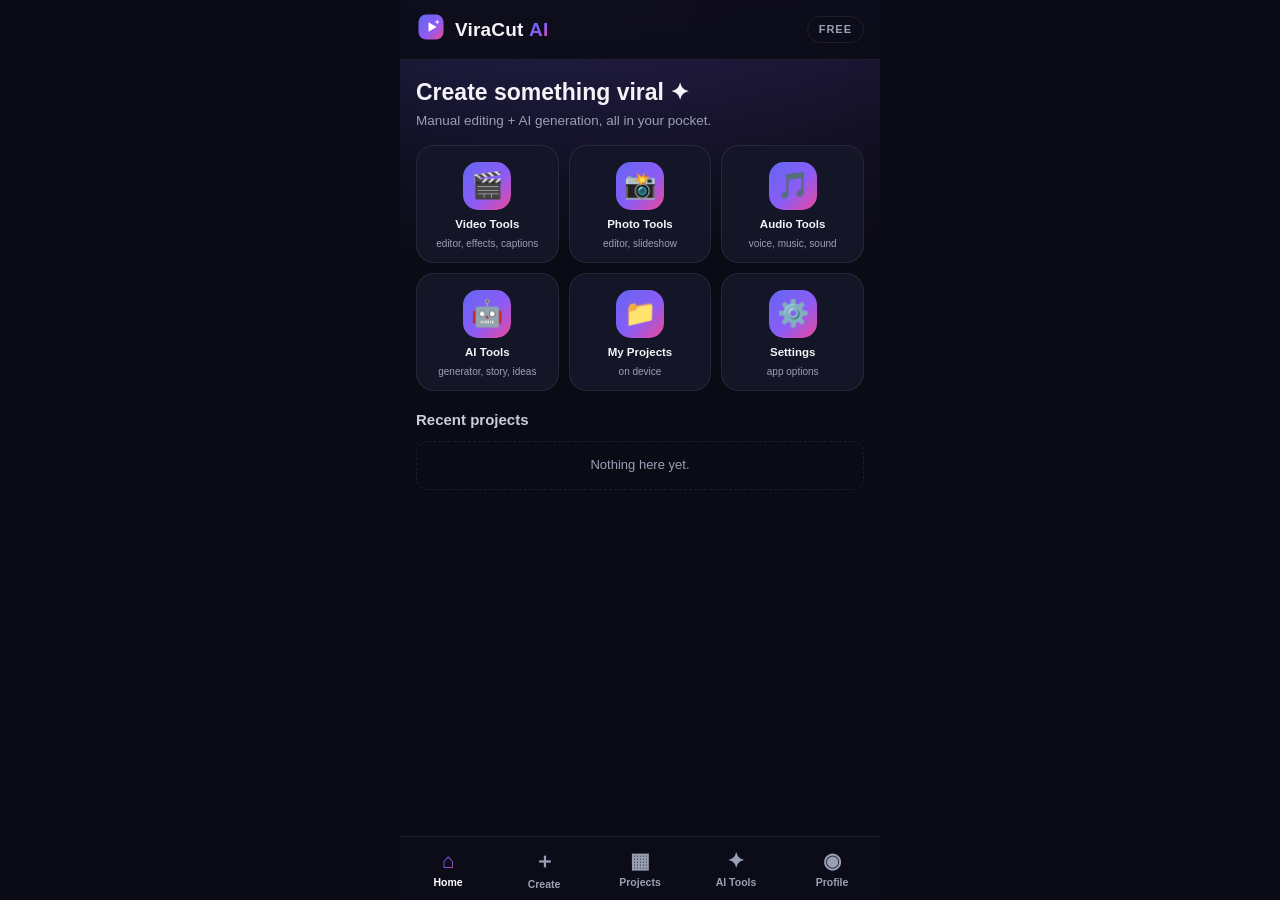
<file: index.html>
<!DOCTYPE html>
<html lang="en">
<head>
<meta charset="UTF-8">
<meta name="viewport" content="width=device-width, initial-scale=1.0, viewport-fit=cover">
<meta name="theme-color" content="#0B0B16">
<title>ViraCut AI — Mobile Video Editor</title>
<link rel="manifest" href="manifest.json">
<link rel="apple-touch-icon" href="icon-192.png">
<meta name="mobile-web-app-capable" content="yes">
<meta name="apple-mobile-web-app-capable" content="yes">
<meta name="apple-mobile-web-app-status-bar-style" content="black-translucent">
<link rel="stylesheet" href="css/app.css?v=24">
</head>
<body>
<div id="app">

  <!-- ============ APP BAR ============ -->
  <header id="appbar">
    <div class="brand">
      <span class="logo" aria-hidden="true">
        <svg viewBox="0 0 48 48" width="30" height="30">
          <defs><linearGradient id="lg" x1="0" y1="0" x2="1" y2="1">
            <stop offset="0" stop-color="#6366F1"/><stop offset=".55" stop-color="#8B5CF6"/><stop offset="1" stop-color="#EC4899"/>
          </linearGradient></defs>
          <rect x="4" y="4" width="40" height="40" rx="12" fill="url(#lg)"/>
          <path d="M20 16.5 L33 24 L20 31.5 Z" fill="#fff"/>
          <path d="M34 12 l1.2 2.8 2.8 1.2 -2.8 1.2 -1.2 2.8 -1.2 -2.8 -2.8 -1.2 2.8 -1.2 Z" fill="#fff" opacity=".9"/>
        </svg>
      </span>
      <span class="brand-name">ViraCut <b>AI</b></span>
    </div>
    <div id="planBadge" class="plan-badge free">FREE</div>
  </header>

  <!-- ============ SCREENS ============ -->
  <main id="screens">

    <!-- HOME -->
    <section class="screen active" id="screen-home">
      <div class="greet">
        <h2 id="homeGreet">Create something viral ✦</h2>
        <p>Manual editing + AI generation, all in your pocket.</p>
      </div>
      <div class="home-grid" id="homeGrid"></div>
      <h3 class="sec-title">Recent projects</h3>
      <div id="homeRecent" class="recent-row"></div>
    </section>

    <!-- CREATE HUB -->
    <section class="screen" id="screen-create">
      <h2 class="page-title">Create</h2>
      <p class="page-sub">Start a new project your way.</p>
      <div class="stack" id="createOptions"></div>
    </section>

    <!-- PROJECTS -->
    <section class="screen" id="screen-projects">
      <h2 class="page-title">My Projects</h2>
      <p class="page-sub">Stored on this device.</p>
      <button class="btn primary block" id="btnNewProject2">＋ New Project</button>
      <div id="projectGrid" class="proj-grid"></div>
    </section>

    <!-- AI TOOLS HUB -->
    <section class="screen" id="screen-aitools">
      <h2 class="page-title">AI Tools</h2>
      <p class="page-sub">Generate with AI — story, video, voice & ideas.</p>
      <div class="stack" id="aiToolsList"></div>
      <div class="note-card">🎬 AI video rendering needs a connected backend API. Story, ideas & social tools work fully offline.</div>
    </section>

    <!-- TOOL CATEGORY PAGE (dynamic — rendered by ToolPages) -->
    <section class="screen" id="screen-toolpage"></section>

    <!-- PROFILE -->
    <section class="screen" id="screen-profile">
      <h2 class="page-title">Profile</h2>
      <div class="card" id="profileCard"></div>
      <div class="card" id="planCard"></div>
      <div class="stack">
        <button class="btn ghost block" id="btnSettings">⚙️ Settings</button>
        <button class="btn ghost block" id="btnGoPro">⭐ Go Pro (Demo)</button>
        <button class="btn ghost block" id="btnSignOut">Sign out</button>
      </div>
      <p class="fineprint">Demo build — plans are stored locally on this device. No payment is processed.<br><a href="privacy.html" style="color:var(--acc)">Privacy Policy</a></p>
    </section>

    <!-- SETTINGS -->
    <section class="screen" id="screen-settings"></section>

    <!-- ============ EDITOR (Phase 2 layout) ============ -->
    <section class="screen" id="screen-editor">
      <!-- 1. TOP HEADER -->
      <div class="ed2-header">
        <button class="icon-btn" id="edBack" title="Back">✕</button>
        <button class="icon-btn" id="edSearch" title="Search">🔍</button>
        <div class="ed2-title" id="edName" title="Tap to rename">Untitled</div>
        <button class="btn ghost sm" id="edAiUhd" title="AI features">✨ AI UHD</button>
        <button class="btn primary" id="edExport">Export</button>
      </div>

      <!-- 2. VIDEO PREVIEW -->
      <div class="ed-preview-wrap" id="edPreviewWrap">
        <canvas id="edCanvas"></canvas>
        <div id="edStickerLayer"></div>
      </div>

      <!-- 3. PLAYBACK CONTROLS -->
      <div class="ed2-controls">
        <button class="icon-btn" id="edFull" title="Fullscreen preview">⛶</button>
        <button class="icon-btn big" id="edPlay">▶</button>
        <button class="icon-btn" id="edKf" title="Add keyframe" style="display:none">◇</button>
        <span class="ed2-ur">
          <button class="icon-btn" id="edUndo" title="Undo">↩</button>
          <button class="icon-btn" id="edRedo" title="Redo">↪</button>
        </span>
      </div>

      <!-- 4. TIME DISPLAY -->
      <div class="ed2-time"><span id="edTime">00:00 / 00:00</span></div>

      <!-- 5. UNIFIED TIMELINE (all lanes scroll together under one playhead) -->
      <div class="tl-wrap" id="edTlWrap">
        <div class="tl-scroll" id="edTlScroll">
          <div class="tl-inner" id="edTlInner">
            <div class="tl-ruler" id="edMarkers"></div>
            <div class="tl-lane" data-lane="video">
              <div class="tl-head" title="Video">🎞</div>
              <div class="tl-track tl-track-video" id="edTrackVideo"></div>
            </div>
            <div class="tl-lane" data-lane="audio">
              <div class="tl-head" title="Audio">♪</div>
              <div class="tl-track" id="edTrackAudio"></div>
            </div>
            <div class="tl-lane" data-lane="text">
              <div class="tl-head" title="Text">T</div>
              <div class="tl-track" id="edTrackText"></div>
            </div>
            <div class="tl-lane" data-lane="overlay">
              <div class="tl-head" title="Overlay">▣</div>
              <div class="tl-track" id="edTrackOverlay"></div>
            </div>
            <div class="tl-lane" data-lane="effect">
              <div class="tl-head" title="Effects">✨</div>
              <div class="tl-track" id="edTrackEffect"></div>
            </div>
            <div class="tl-lane" data-lane="captions">
              <div class="tl-head" title="Captions">💬</div>
              <div class="tl-track" id="edTrackCaptions"></div>
            </div>
            <div class="tl-playhead" id="edPlayhead"></div>
          </div>
        </div>
      </div>

      <!-- 6. CLIP STRIP (appears on selection) -->
      <div class="tl-clipstrip" id="edClipStrip" style="display:none"></div>

      <!-- 7. BOTTOM SHEET for tool panels -->
      <div class="tl-sheet-backdrop" id="edSheetBackdrop" style="display:none"></div>
      <div class="tl-sheet" id="edSheet" style="display:none">
        <div class="tl-sheet-grip" id="edSheetGrip"></div>
        <button class="tl-sheet-x" id="edSheetX" title="Close">✕</button>
        <div class="tl-sheet-body" id="edPanel"></div>
      </div>

      <!-- 8. BOTTOM TOOLBAR -->
      <div class="tl-toolbar" id="edTools"></div>

      <input type="file" id="edFileInput" accept="video/*,image/*" multiple hidden>
      <input type="file" id="edMusicInput" accept="audio/*" hidden>
      <input type="file" id="edOverlayInput" accept="video/*,image/*" hidden>
    </section>

    <!-- ============ AI VIDEO GENERATOR ============ -->
    <section class="screen" id="screen-aivideo">
      <h2 class="page-title">✨ AI Video Generator</h2>
      <p class="page-sub">Describe it — AI builds the short video.</p>
      <label class="lbl">Prompt</label>
      <textarea id="avPrompt" rows="4" placeholder="Create a cinematic 30-second suspense story about a man who finds a mysterious door in the desert."></textarea>
      <label class="lbl">Duration</label>
      <div class="pills" id="avDur"></div>
      <label class="lbl">Aspect ratio</label>
      <div class="pills" id="avAspect"></div>
      <label class="lbl">Style</label>
      <div class="pills" id="avStyle"></div>
      <label class="lbl">Language</label>
      <div class="pills" id="avLang"></div>
      <button class="btn primary block" id="avGenerate">⚡ Generate Video</button>
      <button class="btn ghost block" id="avSave">📝 Save prompt as project note</button>
      <div id="avProgress" class="hidden">
        <div class="prog"><div class="prog-fill" id="avProgFill"></div></div>
        <p id="avStage" class="muted center"></p>
      </div>
      <div id="avResult"></div>
    </section>

    <!-- ============ AI STORY ============ -->
    <!-- TEMPLATES (TemplateX engine — filled by TXBrowse) -->
    <section class="screen" id="screen-templates"></section>
    <section class="screen" id="screen-txdetail"></section>
    <section class="screen" id="screen-txslots"></section>
    <section class="screen" id="screen-txgen"></section>
    <section class="screen" id="screen-txresult"></section>
    <section class="screen" id="screen-txcreate"></section>
    <section class="screen" id="screen-txedit"></section>

    <section class="screen" id="screen-aistory">
      <h2 class="page-title">✍️ AI Story</h2>
      <p class="page-sub">One idea → full story pack. Works offline.</p>
      <label class="lbl">Your idea (one line)</label>
      <textarea id="asIdea" rows="2" placeholder="A lost child in an abandoned city…"></textarea>
      <div class="row">
        <div class="pills" id="asLang"></div>
        <button class="btn primary" id="asGenerate">✨ Generate Story</button>
      </div>
      <div id="asResult"></div>
    </section>

    <!-- ============ PHOTO TO VIDEO ============ -->
    <section class="screen" id="screen-photovideo">
      <h2 class="page-title">🖼️ Photo to Video</h2>
      <p class="page-sub">Photos → slideshow video with motion.</p>
      <button class="btn primary block" id="pvPick">＋ Add Photos</button>
      <input type="file" id="pvInput" accept="image/*" multiple hidden>
      <div class="row between">
        <label class="lbl">Each photo (sec)</label>
        <div class="stepper"><button id="pvDurMinus">−</button><span id="pvDurVal">3</span><button id="pvDurPlus">＋</button></div>
      </div>
      <label class="check"><input type="checkbox" id="pvKenburns" checked> Ken Burns motion (pan & zoom)</label>
      <div class="row between">
        <label class="lbl">Aspect</label>
        <div class="pills" id="pvAspect"></div>
      </div>
      <div id="pvList" class="pv-list"></div>
      <div class="ed-preview-wrap"><canvas id="pvCanvas"></canvas></div>
      <button class="btn primary block" id="pvSend">➜ Send to Editor</button>
    </section>

    <!-- ============ AI VOICEOVER ============ -->
    <section class="screen" id="screen-aivoice">
      <h2 class="page-title">🎙️ AI Voiceover</h2>
      <p class="page-sub">Preview narration with your device voice.</p>
      <label class="lbl">Script</label>
      <textarea id="voText" rows="5" placeholder="Type or paste your voiceover script…"></textarea>
      <label class="lbl">Voice language</label>
      <div class="pills" id="voLang"></div>
      <div class="row">
        <button class="btn primary" id="voPreview">🔊 Preview</button>
        <button class="btn ghost" id="voStop">⏹ Stop</button>
        <button class="btn ghost" id="voSave">💾 Save to Project</button>
      </div>
      <div class="note-card">⚠️ Device-voice preview only — it can't be captured into exports. For exportable voiceover, record with the mic in the Editor → Voice tool.</div>
      <div id="voSaved"></div>
    </section>

    <!-- ============ TRENDING ============ -->
    <section class="screen" id="screen-trending">
      <h2 class="page-title">🔥 Trending Ideas</h2>
      <p class="page-sub">Fresh video ideas, generated offline.</p>
      <div class="chips" id="trendChips"></div>
      <div id="trendList" class="stack"></div>
      <div class="note-card">📡 Live trend data needs a trends API connection — these ideas are generated on-device.</div>
    </section>

    <!-- ============ SOCIAL KIT ============ -->
    <section class="screen" id="screen-social">
      <h2 class="page-title">📣 Social Kit</h2>
      <p class="page-sub" id="socialSub">Ready-to-post copy for your video.</p>
      <div id="socialKit" class="stack"></div>
      <button class="btn ghost block" id="socialBack">‹ Back to Editor</button>
    </section>

  </main>

  <!-- ============ BOTTOM NAV ============ -->
  <nav id="bottomnav">
    <button data-nav="screen-home" class="active"><span class="ni">⌂</span><span data-i18n="nav.home">Home</span></button>
    <button data-nav="screen-create"><span class="ni">＋</span><span data-i18n="nav.create">Create</span></button>
    <button data-nav="screen-projects"><span class="ni">▦</span><span data-i18n="nav.projects">Projects</span></button>
    <button data-nav="screen-aitools"><span class="ni">✦</span><span data-i18n="nav.aitools">AI Tools</span></button>
    <button data-nav="screen-profile"><span class="ni">◉</span><span data-i18n="nav.profile">Profile</span></button>
  </nav>

  <!-- overlays -->
  <div id="modalRoot"></div>
  <div id="sheetRoot"></div>
  <div id="toastRoot"></div>
</div>

<script src="js/store.js?v=6"></script>
<script src="js/plans.js?v=5"></script>
<script src="js/auth-config.js?v=5"></script>
<script src="js/auth.js?v=5"></script>
<script src="js/ai-adapter.js?v=5"></script>
<script src="js/ai-story.js?v=5"></script>
<script src="js/trending.js?v=5"></script>
<script src="js/social.js?v=5"></script>
<script src="js/audio.js?v=7"></script>
<script src="js/captions.js?v=6"></script>
<script src="js/autocap.js?v=1"></script>
<script src="js/export.js?v=8"></script>
<script src="js/effects.js?v=6"></script>
<script src="js/bodyfx.js?v=1"></script>
<script src="js/fxlib.js?v=3"></script>
<script src="js/fxthumbs.js?v=3"></script>
<script src="js/fx-pro.js?v=4"></script>
<script src="js/photo.js?v=1"></script>
<script src="js/photo-filters.js?v=1"></script>
<script src="js/photo-ui.js?v=7"></script>
<script src="js/editor.js?v=22"></script>
<script src="js/editor-panels.js?v=7"></script>
<script src="js/ai-video.js?v=5"></script>
<script src="js/projects.js?v=6"></script>
<script src="js/templates.js?v=5"></script>
<script src="js/tx-stats.js?v=5"></script>
<script src="js/tx-data.js?v=5"></script>
<script src="js/tx-music.js?v=5"></script>
<script src="js/tx-remote.js?v=5"></script>
<script src="js/tx-frame.js?v=5"></script>
<script src="js/tx-flow.js?v=7"></script>
<script src="js/tx-flow2.js?v=10"></script>
<script src="js/toolpages.js?v=4"></script>
<script src="js/i18n.js?v=8"></script>
<script src="js/settings.js?v=6"></script>
<script src="js/app.js?v=25"></script>
<script>
if ('serviceWorker' in navigator) {
  window.addEventListener('load', () => {
    navigator.serviceWorker.register('sw.js').catch(() => {});
  });
}
</script>
</body>
</html>
</file>
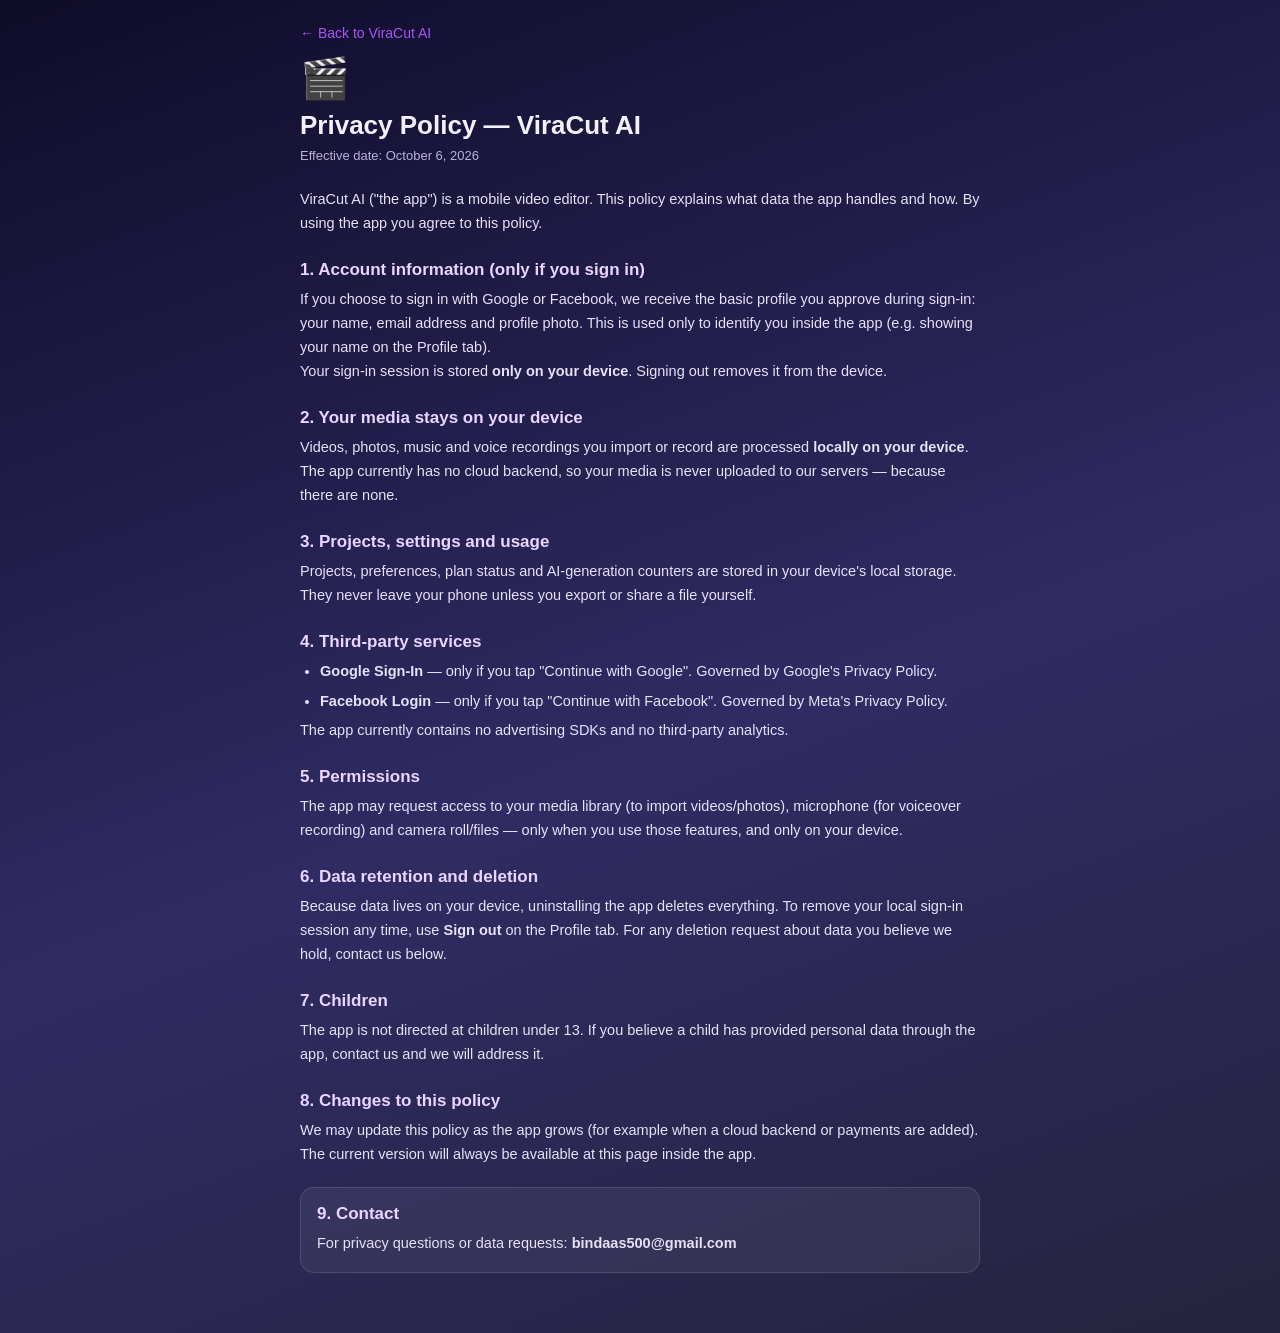
<file: privacy.html>
<!DOCTYPE html>
<html lang="en">
<head>
<meta charset="UTF-8">
<meta name="viewport" content="width=device-width, initial-scale=1, viewport-fit=cover">
<title>Privacy Policy — ViraCut AI</title>
<style>
  :root { --bg1:#0f0c29; --bg2:#302b63; --bg3:#24243e; --acc:#a855f7; --txt:#f4f1ff; --mut:#b9b3d9; }
  * { box-sizing:border-box; margin:0; padding:0; }
  body { font-family:-apple-system,BlinkMacSystemFont,'Segoe UI',Roboto,sans-serif; color:var(--txt);
    background:linear-gradient(160deg,var(--bg1),var(--bg2) 55%,var(--bg3)); min-height:100vh; padding:24px 18px 60px; }
  .wrap { max-width:680px; margin:0 auto; }
  a { color:var(--acc); }
  h1 { font-size:26px; margin:8px 0 4px; }
  .logo { font-size:40px; }
  .date { color:var(--mut); font-size:13px; margin-bottom:22px; }
  h2 { font-size:17px; margin:24px 0 8px; color:#e9d5ff; }
  p, li { font-size:14.5px; line-height:1.65; color:#e6e1f7; }
  ul { padding-left:20px; margin:6px 0; }
  li { margin-bottom:6px; }
  .back { display:inline-block; margin-bottom:14px; text-decoration:none; font-size:14px; }
  .card { background:rgba(255,255,255,.06); border:1px solid rgba(255,255,255,.12); border-radius:14px; padding:16px; margin-top:20px; }
</style>
</head>
<body>
<div class="wrap">
  <a class="back" href="index.html">← Back to ViraCut AI</a>
  <div class="logo">🎬</div>
  <h1>Privacy Policy — ViraCut AI</h1>
  <p class="date">Effective date: October 6, 2026</p>

  <p>ViraCut AI ("the app") is a mobile video editor. This policy explains what data the app handles and how. By using the app you agree to this policy.</p>

  <h2>1. Account information (only if you sign in)</h2>
  <p>If you choose to sign in with Google or Facebook, we receive the basic profile you approve during sign-in: your name, email address and profile photo. This is used only to identify you inside the app (e.g. showing your name on the Profile tab).</p>
  <p>Your sign-in session is stored <b>only on your device</b>. Signing out removes it from the device.</p>

  <h2>2. Your media stays on your device</h2>
  <p>Videos, photos, music and voice recordings you import or record are processed <b>locally on your device</b>. The app currently has no cloud backend, so your media is never uploaded to our servers — because there are none.</p>

  <h2>3. Projects, settings and usage</h2>
  <p>Projects, preferences, plan status and AI-generation counters are stored in your device's local storage. They never leave your phone unless you export or share a file yourself.</p>

  <h2>4. Third-party services</h2>
  <ul>
    <li><b>Google Sign-In</b> — only if you tap "Continue with Google". Governed by Google's Privacy Policy.</li>
    <li><b>Facebook Login</b> — only if you tap "Continue with Facebook". Governed by Meta's Privacy Policy.</li>
  </ul>
  <p>The app currently contains no advertising SDKs and no third-party analytics.</p>

  <h2>5. Permissions</h2>
  <p>The app may request access to your media library (to import videos/photos), microphone (for voiceover recording) and camera roll/files — only when you use those features, and only on your device.</p>

  <h2>6. Data retention and deletion</h2>
  <p>Because data lives on your device, uninstalling the app deletes everything. To remove your local sign-in session any time, use <b>Sign out</b> on the Profile tab. For any deletion request about data you believe we hold, contact us below.</p>

  <h2>7. Children</h2>
  <p>The app is not directed at children under 13. If you believe a child has provided personal data through the app, contact us and we will address it.</p>

  <h2>8. Changes to this policy</h2>
  <p>We may update this policy as the app grows (for example when a cloud backend or payments are added). The current version will always be available at this page inside the app.</p>

  <div class="card">
    <h2 style="margin-top:0">9. Contact</h2>
    <p>For privacy questions or data requests: <b>bindaas500@gmail.com</b></p>
  </div>
</div>
</body>
</html>
</file>
<file: css/app.css>
/* ViraCut AI — premium dark mobile-first theme */
:root{
  --bg:#0B0B16; --bg2:#101022; --card:#151528; --card2:#1B1B32;
  --line:rgba(255,255,255,.08);
  --txt:#F4F4F8; --muted:#9AA0B4;
  --indigo:#6366F1; --violet:#8B5CF6; --pink:#EC4899;
  --grad:linear-gradient(135deg,#6366F1,#8B5CF6 55%,#EC4899);
  --r:18px; --rs:12px;
  --nav-h:64px; --bar-h:60px;
  --shadow:0 8px 28px rgba(0,0,0,.45);
}
*{box-sizing:border-box;margin:0;padding:0;-webkit-tap-highlight-color:transparent}
html,body{height:100%}
body{
  background:var(--bg); color:var(--txt);
  font-family:-apple-system,BlinkMacSystemFont,"Segoe UI",Roboto,Inter,Arial,sans-serif;
  font-size:15px; line-height:1.45; overflow:hidden;
}
#app{max-width:480px;margin:0 auto;height:100dvh;display:flex;flex-direction:column;position:relative;background:
  radial-gradient(600px 300px at 80% -60px, rgba(139,92,246,.18), transparent),
  radial-gradient(500px 260px at 10% 0%, rgba(99,102,241,.14), transparent), var(--bg);}

/* ---------- app bar ---------- */
#appbar{height:var(--bar-h);flex:0 0 auto;display:flex;align-items:center;justify-content:space-between;
  padding:0 16px;border-bottom:1px solid var(--line);background:rgba(11,11,22,.85);backdrop-filter:blur(10px);z-index:5}
.brand{display:flex;align-items:center;gap:9px}
.brand-name{font-weight:800;font-size:19px;letter-spacing:.2px}
.brand-name b{background:var(--grad);-webkit-background-clip:text;background-clip:text;color:transparent}
.plan-badge{font-size:11px;font-weight:800;letter-spacing:1px;padding:5px 11px;border-radius:999px;border:1px solid var(--line)}
.plan-badge.free{color:#9AA0B4}
.plan-badge.pro{background:var(--grad);color:#fff;border:none}

/* ---------- screens ---------- */
#screens{flex:1;overflow-y:auto;padding:16px 16px 24px;scrollbar-width:thin}
.screen{display:none;animation:fadeUp .25s ease;position:relative}
.screen.active{display:block}
@keyframes fadeUp{from{opacity:0;transform:translateY(8px)}to{opacity:1;transform:none}}
.page-title{font-size:24px;font-weight:800;margin:4px 0 2px}
.page-sub{color:var(--muted);font-size:13.5px;margin-bottom:14px}
.sec-title{font-size:15px;font-weight:700;margin:18px 0 10px;color:#C9CEDD}
.greet h2{font-size:23px;font-weight:800}
.greet p{color:var(--muted);font-size:13.5px;margin:2px 0 14px}

/* ---------- home grid ---------- */
.home-grid{display:grid;grid-template-columns:repeat(3,1fr);gap:10px}
.home-btn{background:var(--card);border:1px solid var(--line);border-radius:var(--r);padding:16px 6px 13px;
  display:flex;flex-direction:column;align-items:center;gap:8px;color:var(--txt);font-size:11.5px;font-weight:600;
  cursor:pointer;transition:transform .15s ease,border-color .15s}
.home-btn:active{transform:scale(.95)}
.home-btn .hb-ic{font-size:26px;width:48px;height:48px;border-radius:15px;display:flex;align-items:center;justify-content:center;background:var(--grad)}
.home-btn small{color:var(--muted);font-weight:400;font-size:10px}
.recent-row{display:flex;gap:10px;overflow-x:auto;padding-bottom:6px}

/* ---------- tool category pages (CapCut-style) ---------- */
.cat-row{display:flex;gap:10px;overflow-x:auto;padding:2px 2px 8px;scrollbar-width:none}
.cat-row::-webkit-scrollbar{display:none}
.cat-tile{flex:0 0 auto;display:flex;flex-direction:column;align-items:center;gap:8px;
  background:var(--card);border:1px solid var(--line);border-radius:var(--r);
  padding:14px 8px;min-width:88px;color:var(--txt);font-size:11.5px;font-weight:700;cursor:pointer}
.cat-tile:active{transform:scale(.95)}
.cat-tile .ct-ic{font-size:27px;width:50px;height:50px;border-radius:16px;display:flex;align-items:center;justify-content:center;background:var(--grad)}
.tp-head{margin:2px 0 4px}
.tp-list{display:flex;flex-direction:column;gap:9px;margin-bottom:4px}
.tp-item{display:flex;align-items:center;gap:13px;width:100%;background:var(--card);
  border:1px solid var(--line);border-radius:14px;padding:13px 14px;color:var(--txt);
  font-size:14.5px;cursor:pointer;text-align:left}
.tp-item:active{transform:scale(.98);border-color:var(--indigo)}
.tp-ic{font-size:24px;flex:0 0 auto}
.tp-tx{flex:1;display:flex;flex-direction:column;gap:2px;min-width:0}
.tp-tx b{font-weight:700}
.tp-tx small{color:var(--muted);font-weight:400;font-size:12px}
.tp-chev{color:var(--muted);font-size:20px;flex:0 0 auto}
.tp-sec{display:flex;align-items:center;justify-content:space-between;margin:18px 0 10px}
.tp-sec>span{font-size:12.5px;font-weight:800;letter-spacing:1.2px;color:#C9CEDD}
.tp-more{background:none;border:none;color:var(--indigo);font-size:13px;font-weight:700;cursor:pointer;padding:4px 0}
.recent-card{flex:0 0 128px;background:var(--card);border:1px solid var(--line);border-radius:var(--rs);overflow:hidden;cursor:pointer}
.recent-card .thumb{height:76px;background:linear-gradient(135deg,#23233d,#191930);display:flex;align-items:center;justify-content:center;font-size:26px;color:#555}
.recent-card .thumb img{width:100%;height:100%;object-fit:cover}
.recent-card .nm{font-size:11.5px;padding:7px 9px;white-space:nowrap;overflow:hidden;text-overflow:ellipsis}
.empty{color:var(--muted);font-size:13px;padding:14px;border:1px dashed var(--line);border-radius:var(--rs);text-align:center}

/* ---------- generic ui ---------- */
.card{background:var(--card);border:1px solid var(--line);border-radius:var(--r);padding:16px;margin-bottom:12px}
.stack{display:flex;flex-direction:column;gap:10px}
.row{display:flex;gap:10px;align-items:center;flex-wrap:wrap}
.row.between{justify-content:space-between;margin:10px 0}
.btn{border:none;border-radius:14px;padding:12px 18px;font-size:14.5px;font-weight:700;color:var(--txt);
  background:var(--card2);cursor:pointer;transition:transform .12s ease;display:inline-flex;align-items:center;justify-content:center;gap:8px}
.btn:active{transform:scale(.96)}
.btn.primary{background:var(--grad);color:#fff;box-shadow:0 6px 18px rgba(139,92,246,.35)}
.btn.ghost{background:transparent;border:1px solid var(--line)}
.btn.danger{background:rgba(239,68,68,.15);color:#F87171;border:1px solid rgba(239,68,68,.35)}
.btn.block{width:100%;margin:6px 0}
.btn.sm{padding:8px 14px;font-size:13px;border-radius:11px}
.btn:disabled{opacity:.45}
.icon-btn{background:var(--card2);border:1px solid var(--line);color:var(--txt);border-radius:11px;
  width:38px;height:38px;font-size:17px;cursor:pointer;display:inline-flex;align-items:center;justify-content:center;flex:0 0 auto}
.icon-btn.big{width:52px;height:52px;border-radius:50%;background:var(--grad);border:none;font-size:19px}
.icon-btn:disabled{opacity:.35}
/* Back button injected on non-home screens — own line, always visible */
.vc-back{display:flex !important;position:relative;z-index:50;margin:2px 0 10px 2px;background:rgba(20,22,35,.95)}
.lbl{display:block;font-size:12.5px;font-weight:700;color:#C9CEDD;margin:14px 0 7px;letter-spacing:.3px}
textarea,input[type=text],input[type=email],select{background:var(--card);border:1px solid var(--line);color:var(--txt);
  border-radius:var(--rs);padding:12px;font-size:14.5px;width:100%;font-family:inherit;resize:vertical}
textarea:focus,input:focus{outline:none;border-color:var(--violet)}
input[type=range]{accent-color:var(--violet);width:100%}
.muted{color:var(--muted);font-size:12.5px}
.center{text-align:center}
.hidden{display:none!important}
.note-card{background:rgba(139,92,246,.1);border:1px solid rgba(139,92,246,.3);border-radius:var(--rs);
  padding:11px 13px;font-size:12.5px;color:#C9CEDD;margin-top:14px}
.fineprint{color:var(--muted);font-size:11.5px;margin-top:14px;text-align:center}
.hint{color:var(--muted);font-size:13px;text-align:center;padding:18px 10px}

/* pills & chips */
.pills{display:flex;gap:8px;flex-wrap:wrap}
.pill{padding:9px 15px;border-radius:999px;background:var(--card);border:1px solid var(--line);font-size:13px;font-weight:600;cursor:pointer;color:var(--txt)}
.pill.on{background:var(--grad);color:#fff;border-color:transparent}
.chips{display:flex;gap:8px;flex-wrap:wrap;margin-bottom:12px}
.chip{padding:9px 14px;border-radius:999px;background:var(--card);border:1px solid var(--line);font-size:13px;cursor:pointer;color:var(--txt)}
.chip.on{background:var(--grad);color:#fff;border-color:transparent}

/* stepper */
.stepper{display:flex;align-items:center;gap:12px;background:var(--card);border:1px solid var(--line);border-radius:12px;padding:6px 10px}
.stepper button{width:30px;height:30px;border-radius:9px;border:1px solid var(--line);background:var(--card2);color:var(--txt);font-size:16px;cursor:pointer}
.stepper span{min-width:44px;text-align:center;font-weight:700}

/* check */
.check{display:flex;gap:9px;align-items:center;font-size:13.5px;margin:8px 0;cursor:pointer}
.check input{width:18px;height:18px;accent-color:var(--violet)}

/* progress */
.prog{height:10px;background:var(--card2);border-radius:99px;overflow:hidden;margin:12px 0 6px}
.prog-fill{height:100%;width:0;background:var(--grad);border-radius:99px;transition:width .3s ease}

/* ---------- bottom nav ---------- */
#bottomnav{flex:0 0 auto;height:calc(var(--nav-h) + env(safe-area-inset-bottom));padding-bottom:env(safe-area-inset-bottom);
  display:flex;background:rgba(13,13,26,.95);backdrop-filter:blur(12px);border-top:1px solid var(--line);z-index:5}
#bottomnav button{flex:1;background:none;border:none;color:var(--muted);display:flex;flex-direction:column;align-items:center;justify-content:center;gap:3px;font-size:10.5px;font-weight:600;cursor:pointer}
#bottomnav button .ni{font-size:21px}
#bottomnav button.active{color:#fff}
#bottomnav button.active .ni{background:var(--grad);-webkit-background-clip:text;background-clip:text;color:transparent}

/* ---------- editor ---------- */
#screen-editor{padding-bottom:8px}
#screen-editor.active{display:flex;flex-direction:column;height:100%;overflow:hidden;overscroll-behavior:none}
#screen-editor .ed2-header{flex:0 0 auto}
#screen-editor .ed-preview-wrap{flex:0 0 auto}
#screen-editor .ed2-controls,#screen-editor .ed2-time{flex:0 0 auto}
#screen-editor .tl-wrap{flex:1 1 auto;min-height:0;overflow:hidden}
#screen-editor .tl-clipstrip{flex:0 0 auto}
#screen-editor .tl-toolbar{flex:0 0 auto}
.ed-topbar{display:flex;align-items:center;gap:8px;margin-bottom:10px}
.ed-title{flex:1;font-weight:700;font-size:15px;white-space:nowrap;overflow:hidden;text-overflow:ellipsis;cursor:pointer}
.ed-preview-wrap{background:#000;border-radius:var(--r);overflow:hidden;border:1px solid var(--line);position:relative;display:flex;align-items:center;justify-content:center;max-height:32vh;min-height:160px}
#edCanvas{width:auto;max-width:100%;max-height:44vh;display:block;background:#000}
#edStickerLayer{position:absolute;inset:0;pointer-events:none}
#edStickerLayer .stk{position:absolute;transform:translate(-50%,-50%);pointer-events:auto;cursor:move;user-select:none}
.ed-transport{display:flex;align-items:center;gap:10px;padding:9px 12px;background:rgba(10,10,20,.9)}
.ed-transport #edTime{font-size:11.5px;color:var(--muted);white-space:nowrap;min-width:86px}
.ed-tools{display:flex;gap:8px;overflow-x:auto;padding:10px 2px}
.tool-btn{flex:0 0 auto;padding:9px 13px;border-radius:12px;background:var(--card);border:1px solid var(--line);font-size:12.5px;font-weight:600;color:var(--txt);cursor:pointer}
.tool-btn.on{background:var(--grad);border-color:transparent;color:#fff}
.ed-panel{background:var(--card);border:1px solid var(--line);border-radius:var(--r);padding:13px;margin-bottom:10px;min-height:86px;max-height:300px;overflow-y:auto}
.ed-panel h4{font-size:13px;margin-bottom:9px;color:#C9CEDD}
.ed-timeline-wrap{margin-top:2px}
.ed-timeline-head{display:flex;justify-content:space-between;align-items:center;font-size:12.5px;font-weight:700;margin-bottom:7px;color:#C9CEDD}
.ed-timeline{display:flex;gap:8px;overflow-x:auto;padding:4px 2px 10px}
.clip-card{flex:0 0 108px;background:var(--card2);border:2px solid var(--line);border-radius:12px;overflow:hidden;cursor:pointer;position:relative}
.clip-card.sel{border-color:var(--violet)}
.clip-card .thumb{height:62px;background:#0a0a14;display:flex;align-items:center;justify-content:center;overflow:hidden}
.clip-card .thumb img,.clip-card .thumb video{width:100%;height:100%;object-fit:cover}
.clip-card .meta{font-size:10px;padding:5px 7px;color:var(--muted);white-space:nowrap;overflow:hidden;text-overflow:ellipsis}
.clip-card .badge{position:absolute;top:4px;left:4px;font-size:9px;background:rgba(0,0,0,.65);padding:2px 7px;border-radius:99px}
.clip-card .relink{position:absolute;inset:0;background:rgba(20,10,40,.82);display:flex;align-items:center;justify-content:center;font-size:10.5px;font-weight:700;color:#fff;text-align:center;padding:6px}
.kv{display:flex;justify-content:space-between;align-items:center;padding:7px 0;border-bottom:1px solid var(--line);font-size:13.5px}
.kv:last-child{border-bottom:none}

/* projects */
.proj-grid{display:grid;grid-template-columns:repeat(2,1fr);gap:10px;margin-top:12px}
.proj-card{background:var(--card);border:1px solid var(--line);border-radius:var(--rs);overflow:hidden;cursor:pointer}
.proj-card .thumb{height:92px;background:linear-gradient(135deg,#23233d,#171728);display:flex;align-items:center;justify-content:center;font-size:30px}
.proj-card .thumb img{width:100%;height:100%;object-fit:cover}
.proj-card .body{padding:9px 11px}
.proj-card .nm{font-size:13px;font-weight:700;white-space:nowrap;overflow:hidden;text-overflow:ellipsis}
.proj-card .dt{font-size:11px;color:var(--muted)}
.proj-card .acts{display:flex;gap:6px;margin-top:8px;flex-wrap:wrap}
.proj-card .acts button{flex:1 1 40%;font-size:11px;padding:8px 0;border-radius:9px;border:1px solid var(--line);background:var(--card2);color:var(--txt);cursor:pointer;min-height:44px}

/* story result */
.story-block{background:var(--card);border:1px solid var(--line);border-radius:var(--rs);padding:13px;margin:10px 0}
.story-block h4{font-size:13px;color:var(--violet);margin-bottom:6px;letter-spacing:.3px}
.story-block p{font-size:13.5px;white-space:pre-wrap}
.scene{border-left:3px solid var(--violet);padding:8px 12px;margin:9px 0;background:rgba(139,92,246,.06);border-radius:0 10px 10px 0}
.scene b{font-size:13px}
.scene p{font-size:12.5px;color:#C9CEDD;margin-top:3px}

/* social kit */
.soc-block{background:var(--card);border:1px solid var(--line);border-radius:var(--rs);padding:13px}
.soc-block h4{font-size:12.5px;color:var(--violet);margin-bottom:6px}
.soc-block p{font-size:13.5px;white-space:pre-wrap;margin-bottom:9px}

/* photo to video */
.pv-list{display:flex;gap:8px;overflow-x:auto;margin:12px 0}
.pv-item{flex:0 0 84px;border-radius:10px;overflow:hidden;border:1px solid var(--line);position:relative}
.pv-item img{width:100%;height:84px;object-fit:cover;display:block}
.pv-item button{position:absolute;top:3px;right:3px;background:rgba(0,0,0,.65);border:none;color:#fff;border-radius:8px;width:22px;height:22px;cursor:pointer}

/* modal / sheet / toast */
#modalRoot:empty,#sheetRoot:empty{display:none}
.modal-bg{position:fixed;inset:0;background:rgba(4,4,10,.7);backdrop-filter:blur(3px);z-index:50;display:flex;align-items:center;justify-content:center;padding:20px;animation:fadeUp .2s}
.modal{background:var(--card2);border:1px solid var(--line);border-radius:20px;padding:20px;width:100%;max-width:380px;box-shadow:var(--shadow)}
.modal h3{font-size:17px;margin-bottom:12px}
.modal .row{margin-top:14px}
.sheet-bg{position:fixed;inset:0;background:rgba(4,4,10,.7);z-index:50;display:flex;align-items:flex-end;justify-content:center;animation:fadeUp .2s}
.sheet{background:var(--card2);border:1px solid var(--line);border-radius:22px 22px 0 0;padding:18px;width:100%;max-width:480px;max-height:70dvh;overflow-y:auto}
.sheet h3{font-size:16px;margin-bottom:12px}
.sheet-opt{display:flex;align-items:center;gap:13px;width:100%;background:var(--card);border:1px solid var(--line);border-radius:14px;padding:14px;margin-bottom:9px;color:var(--txt);font-size:14.5px;font-weight:600;cursor:pointer;text-align:left}
.sheet-opt .so-ic{font-size:23px}
#toastRoot{position:fixed;left:0;right:0;bottom:calc(var(--nav-h) + 18px);z-index:99;display:flex;flex-direction:column;align-items:center;gap:8px;pointer-events:none}
.toast{background:#1E1E38;border:1px solid var(--line);color:var(--txt);padding:11px 18px;border-radius:99px;font-size:13px;box-shadow:var(--shadow);animation:fadeUp .25s;max-width:88%;text-align:center}
.toast.err{border-color:rgba(239,68,68,.5);color:#FCA5A5}

/* misc */
.list-item{background:var(--card);border:1px solid var(--line);border-radius:var(--rs);padding:12px 13px;margin-bottom:8px;font-size:13.5px}
.list-item .row{margin-top:8px}
audio{width:100%;margin-top:6px}
.tag{font-size:10px;font-weight:800;letter-spacing:.6px;padding:3px 9px;border-radius:99px;background:rgba(139,92,246,.18);color:#C4B5FD}
.tag.soon{background:rgba(251,191,36,.15);color:#FCD34D}
@media (min-width:520px){ .home-grid{grid-template-columns:repeat(3,1fr)} }

/* Smart FX + Templates */
.fx-grid{display:grid;grid-template-columns:repeat(3,1fr);gap:8px;margin-top:10px}
.fx-btn{background:var(--card);border:1px solid var(--line);border-radius:12px;padding:10px 4px;
  display:flex;flex-direction:column;align-items:center;gap:4px;font-size:11px;font-weight:600;color:var(--txt);cursor:pointer}
.fx-btn .fx-ic{font-size:22px}
.fx-btn.on{background:var(--grad);border-color:transparent;color:#fff}
.fx-btn.pro{border:1px dashed #c9a227;position:relative}
.fx-btn.pro .fx-ic{filter:saturate(.6)}
.fx-lock{font-size:12px;position:absolute;top:4px;right:6px}
.tpl-grid{display:grid;grid-template-columns:1fr 1fr;gap:10px;margin-top:12px}
.tpl-card{background:var(--card);border:1px solid var(--line);border-radius:var(--r);padding:14px 10px;
  display:flex;flex-direction:column;align-items:center;gap:6px;text-align:center;cursor:pointer;color:var(--txt)}
.tpl-card:active{transform:scale(.97)}
.tpl-ic{font-size:32px}
.tpl-name{font-weight:800;font-size:14px}
.tpl-card small{line-height:1.4}
@media (min-width:520px){ .tpl-grid{grid-template-columns:repeat(3,1fr)} }

/* ================= TemplateX engine (inside ViraCut) ================= */
.tx-row{display:flex;gap:10px;overflow-x:auto;padding:2px 2px 8px;scrollbar-width:none}
.tx-row::-webkit-scrollbar{display:none}
.tx-grid{display:grid;grid-template-columns:1fr 1fr;gap:10px}
.tx-card{background:var(--card);border:1px solid var(--line);border-radius:14px;overflow:hidden;cursor:pointer;color:var(--txt);text-align:left;padding:0;font-family:inherit}
.tx-row .tx-card{flex:0 0 132px}
.tx-card:active{transform:scale(.96)}
.tx-thumb{width:100%;height:176px;display:block;background:#000}
.tx-info{padding:8px 10px}
.tx-info b{font-size:13px;display:block;white-space:nowrap;overflow:hidden;text-overflow:ellipsis}
.tx-info small{color:var(--muted);font-size:11px}
.back-btn{background:none;border:none;color:var(--indigo);font-size:15px;font-weight:700;cursor:pointer;padding:4px 0 8px;font-family:inherit}
.tx-detail-wrap{display:flex;gap:12px;margin:10px 0}
#txDtPreview{width:150px;height:267px;border-radius:14px;border:1px solid var(--line);background:#000;flex-shrink:0}
.tx-meta{flex:1;display:flex;flex-direction:column;gap:8px;min-width:0}
.meta-row{background:var(--card);border:1px solid var(--line);border-radius:12px;padding:9px 11px;font-size:13px}
.meta-row small{color:var(--muted);display:block;font-size:10.5px}
.slot-chips{display:flex;flex-wrap:wrap;gap:6px}
.slot-chip{background:var(--bg2);border:1px solid var(--line);border-radius:99px;padding:6px 11px;font-size:12px}
.tx-slot-grid{display:grid;grid-template-columns:repeat(3,1fr);gap:10px;margin:12px 0}
.tx-slot{aspect-ratio:9/14;background:var(--card);border:2px dashed rgba(255,255,255,.22);border-radius:14px;display:flex;flex-direction:column;align-items:center;justify-content:center;gap:4px;cursor:pointer;overflow:hidden;position:relative;color:var(--txt);font-family:inherit;padding:0}
.tx-slot.filled{border-style:solid;border-color:var(--indigo)}
.tx-slot img,.tx-slot video{width:100%;height:100%;object-fit:cover;position:absolute;inset:0}
.slot-plus{font-size:26px;color:var(--indigo)}
.slot-label{font-size:11px;font-weight:700;z-index:1;background:rgba(0,0,0,.55);padding:2px 8px;border-radius:99px}
.slot-replace{position:absolute;bottom:4px;z-index:1;font-size:10px;background:rgba(0,0,0,.6);padding:2px 8px;border-radius:99px}
.tx-gen-wrap{display:flex;flex-direction:column;align-items:center;gap:14px;padding:20px 0}
#txGenCanvas{width:200px;height:356px;border-radius:14px;border:1px solid var(--line);background:#000}
#txRsVideo{width:100%;max-height:52vh;border-radius:14px;background:#000;margin:10px 0}
.scene-box{background:var(--bg2);border:1px solid var(--line);border-radius:14px;padding:12px;margin-top:10px}
.scene-grid{display:grid;grid-template-columns:1fr 1fr;gap:8px}
.scene-grid .full{grid-column:1/-1}
.search-row{margin:8px 0}
.search-row input{width:100%;background:var(--card);border:1px solid var(--line);border-radius:12px;color:var(--txt);padding:11px 12px;font-size:14px;font-family:inherit}
.btn.big{padding:15px;font-size:16px;margin:12px 0}

/* ===== Templates upgrade: featured carousel, likes, editor ===== */
.tx-featured{display:flex;gap:12px;overflow-x:auto;padding:4px 2px 10px;scroll-snap-type:x mandatory;scrollbar-width:none}
.tx-featured::-webkit-scrollbar{display:none}
.tx-feat{flex:0 0 216px;scroll-snap-align:start;background:var(--card);border:1px solid var(--line);border-radius:16px;overflow:hidden;cursor:pointer}
.tx-feat-cv{width:216px;height:340px;display:block;background:#000}
.tx-feat-meta{padding:10px 12px 4px}
.tx-feat-meta b{font-size:14px;display:block;white-space:nowrap;overflow:hidden;text-overflow:ellipsis}
.tx-feat-meta small{color:var(--muted);font-size:11px}
.tx-feat .btn{margin:8px 12px 12px;width:calc(100% - 24px)}
.tx-card{position:relative}
.tx-like{position:absolute;top:8px;right:8px;width:34px;height:34px;border-radius:50%;border:1px solid var(--line);background:rgba(0,0,0,.55);color:#fff;font-size:16px;cursor:pointer;opacity:.75}
.tx-like.on{opacity:1;background:rgba(244,63,94,.85);border-color:#f43f5e}
.tx-like.inline{position:static;width:auto;height:auto;border-radius:20px;padding:2px 12px;font-size:14px;background:rgba(255,255,255,.08)}
.tx-like.inline.on{background:rgba(244,63,94,.85)}

/* ===== Settings ===== */
.set-row{display:flex;align-items:center;gap:10px;width:100%;padding:14px;background:none;border:none;border-bottom:1px solid var(--line);color:var(--txt);font-family:inherit;font-size:14px;cursor:pointer;text-align:left}
.set-row:last-child{border-bottom:none}
button.set-row:active{background:rgba(255,255,255,.04)}
.switch{position:relative;width:46px;height:27px;border-radius:20px;border:none;background:#3a3a4a;cursor:pointer;flex-shrink:0}
.switch .knob{position:absolute;top:3px;left:3px;width:21px;height:21px;border-radius:50%;background:#fff;transition:left .18s}
.switch.on{background:#22d3ee}
.switch.on .knob{left:22px}

/* ===== Photo Editor (PixMaster section) ===== */
.ph-top{display:flex;align-items:center;gap:6px;padding:10px 12px;position:sticky;top:0;z-index:5;background:var(--bg)}
.ph-stage{position:relative;margin:0 12px;border-radius:16px;overflow:hidden;background:#000;min-height:300px;max-height:52vh;display:flex;align-items:center;justify-content:center;touch-action:none}
.ph-zoomwrap{transform-origin:center center;line-height:0;position:relative;display:inline-block}
.ph-zoomwrap canvas{max-width:100%;max-height:52vh;border-radius:8px}
.ph-cropover{position:absolute;inset:0;pointer-events:none}
.ph-cropbox{position:absolute;border:2px solid #fff;box-shadow:0 0 0 9999px rgba(0,0,0,.55);pointer-events:auto;touch-action:none;cursor:move}
.ph-cropbox::before{content:'';position:absolute;inset:0;background:linear-gradient(rgba(255,255,255,.25),rgba(255,255,255,.25)) 0 0/100% 1px,linear-gradient(rgba(255,255,255,.25),rgba(255,255,255,.25)) 0 0/1px 100%;background-size:33.3% 33.3%;background-repeat:repeat;pointer-events:none}
.ph-handle{position:absolute;right:-12px;bottom:-12px;width:28px;height:28px;background:#fff;border-radius:50%;cursor:nwse-resize;pointer-events:auto;box-shadow:0 2px 8px rgba(0,0,0,.4)}
.ph-tools{display:flex;gap:4px;padding:10px 12px 4px;overflow-x:auto}
.ph-tools button{flex:1;white-space:nowrap;background:var(--card);border:1px solid var(--line);color:var(--txt);border-radius:12px;padding:10px 12px;font-size:12px;font-weight:700;cursor:pointer}
.ph-tools button.on{background:var(--grad);border-color:transparent;color:#fff}
.ph-panel{padding:8px 12px 90px;min-height:200px}
.ph-chips{display:flex;gap:6px;overflow-x:auto;padding:4px 0 8px}
.ph-chips button{white-space:nowrap;background:var(--card);border:1px solid var(--line);color:var(--txt);border-radius:20px;padding:8px 14px;font-size:12px;font-weight:600;cursor:pointer}
.ph-chips button.on{background:var(--grad);border-color:transparent;color:#fff}
.ph-chips button.mod{border-color:#c9a227}
.ph-adjrow{background:var(--card);border:1px solid var(--line);border-radius:12px;padding:10px 12px;margin-bottom:8px}
.ph-adjhead{display:flex;justify-content:space-between;align-items:center;font-size:13px;font-weight:700;margin-bottom:6px}
.ph-val{color:#ffd76a;min-width:34px;display:inline-block;text-align:right}
.ph-adjrow input[type=range]{width:100%;accent-color:#c9a227;height:28px}
.icon-btn.sm{font-size:12px;padding:2px 6px}
.ph-fgrid{display:grid;grid-template-columns:repeat(3,1fr);gap:8px}
.ph-fcard{background:var(--card);border:1px solid var(--line);border-radius:12px;padding:6px;cursor:pointer;color:var(--txt);font-size:11px;font-weight:600;display:flex;flex-direction:column;gap:4px;align-items:center}
.ph-fcard img{width:100%;aspect-ratio:1;object-fit:cover;border-radius:8px;background:#222}
.ph-fcard.on{border-color:#c9a227;box-shadow:0 0 0 1px #c9a227}
.ph-curve{width:100%;max-width:340px;aspect-ratio:1;border-radius:12px;touch-action:none;display:block;margin:0 auto;background:#14141f}
.ph-croprow{display:flex;gap:6px;margin:8px 0;flex-wrap:wrap}
.lbl{display:block;font-size:12px;font-weight:700;opacity:.8;margin:10px 0 4px}

/* ===== native app feel: no text selection / callout on long-press ===== */
* { -webkit-tap-highlight-color: transparent; }
body, body *, button { -webkit-user-select: none; user-select: none; -webkit-touch-callout: none; }
input, textarea, [contenteditable] { -webkit-user-select: text; user-select: text; -webkit-touch-callout: default; }
img { -webkit-user-drag: none; pointer-events: none; }
button img, .ph-fcard img { pointer-events: none; }

/* ===== native feel: no pull-to-refresh, no double-tap zoom ===== */
html, body { overscroll-behavior: none; }
body { touch-action: manipulation; }
.ph-stage, .ph-curve { touch-action: none; }

/* ===== in-app camera ===== */
.ph-camover{position:absolute;inset:0;z-index:20;background:#000;display:flex;flex-direction:column}
.ph-camover video{flex:1;width:100%;object-fit:cover;background:#000}
.ph-cambar{display:flex;align-items:center;justify-content:space-around;padding:18px 30px 34px;background:#000}
.icon-btn.big{font-size:26px;width:56px;height:56px;border-radius:50%;background:rgba(255,255,255,.14);color:#fff;border:none}
.ph-shutter{width:76px;height:76px;border-radius:50%;background:#fff;border:6px solid rgba(255,255,255,.35);cursor:pointer}
.ph-shutter:active{transform:scale(.93)}

/* ===== Phase 1: editor upgrade ===== */
.ed-timeline{position:relative}
#edPlayhead{position:absolute;top:0;bottom:0;left:50%;width:3px;margin-left:-1.5px;background:#fff;border-radius:2px;box-shadow:0 0 8px rgba(255,255,255,.7);z-index:20;touch-action:none;cursor:ew-resize}
#edPlayhead::before{content:'';position:absolute;top:-2px;left:50%;transform:translateX(-50%);border:7px solid transparent;border-top:9px solid #fff}
#edPlayhead::after{content:'';position:absolute;top:0;bottom:0;left:-11px;width:24px}
#edDropLine{position:absolute;top:0;bottom:0;width:3px;background:#22c55e;border-radius:2px;z-index:7;pointer-events:none;display:none}
.clip-card.dragging{opacity:.9;border-color:#8B5CF6;box-shadow:0 10px 26px rgba(0,0,0,.55)}
.tl-zoom{display:inline-flex;gap:6px;align-items:center;margin-left:auto;margin-right:8px}
.tl-zoom .icon-btn{font-size:18px}
/* touch targets: min 44px on editor controls */
.ed-topbar .icon-btn,.ed-panel .icon-btn,.tl-zoom .icon-btn{min-width:44px;min-height:44px}
.tool-btn{min-height:44px}
.pill{min-height:44px;display:inline-flex;align-items:center;justify-content:center}
/* staging preview grid */
.pv-grid{display:grid;grid-template-columns:repeat(3,1fr);gap:8px;margin-top:10px}
.pv-item{background:var(--card2);border:1px solid var(--line);border-radius:10px;overflow:hidden}
.pv-item .pv-thumb{height:64px;background:#0a0a14;display:flex;align-items:center;justify-content:center;overflow:hidden}
.pv-item .pv-thumb img,.pv-item .pv-thumb video{width:100%;height:100%;object-fit:cover}
.pv-item .pv-name{font-size:10px;padding:5px 6px 2px;color:var(--muted);white-space:nowrap;overflow:hidden;text-overflow:ellipsis}
.pv-item .pv-btns{display:flex;gap:5px;padding:5px 6px 7px}
.pv-item .pv-btns .btn{flex:1;padding:7px 0;font-size:11.5px;min-height:38px;border-radius:9px}
/* fullscreen preview */
#edPreviewWrap:fullscreen{background:#000;display:flex;flex-direction:column;align-items:center;justify-content:center}
#edPreviewWrap:fullscreen #edCanvas{width:100%;height:auto;max-height:82vh}
#edPreviewWrap:fullscreen .ed-transport{width:100%}
/* export screen rows */
.ed-panel input[type="number"]{background:var(--card2);border:1px solid var(--line);border-radius:10px;color:var(--txt);padding:10px;font-size:14px;width:100%}

/* ================= Phase 2 — pro editor layout ================= */
#screen-editor{overflow-x:hidden}
/* 1. TOP HEADER */
.ed2-header{display:flex;align-items:center;gap:6px;margin-bottom:8px}
.ed2-header .icon-btn{min-width:44px;min-height:44px}
.ed2-title{flex:1;font-weight:700;font-size:15px;white-space:nowrap;overflow:hidden;text-overflow:ellipsis;cursor:pointer;text-align:center}
#edExport{border-radius:999px;padding:10px 22px;font-weight:800;font-size:14px;min-height:44px}
#edAiUhd{white-space:nowrap}
/* 3. PLAYBACK CONTROLS */
.ed2-controls{display:flex;align-items:center;justify-content:space-between;padding:6px 4px}
.ed2-controls .icon-btn{min-width:44px;min-height:44px}
.ed2-controls .icon-btn.big{font-size:26px;min-width:56px;min-height:56px}
.ed2-ur{display:flex;gap:4px}
/* 4. TIME */
.ed2-time{text-align:center;font-size:13px;color:var(--muted);font-variant-numeric:tabular-nums;margin:2px 0 4px}
.ed2-time span{background:var(--card);border:1px solid var(--line);border-radius:999px;padding:4px 14px}
/* 5. TIMELINE */
/* ============ UNIFIED TIMELINE (Phase 3: real editor workspace) ============ */
.tl-wrap{margin:0 0 6px}
.tl-scroll{position:relative;overflow-x:auto;overflow-y:hidden;background:#0a0a14;border-top:1px solid var(--line);border-bottom:1px solid var(--line);touch-action:pan-x pan-y}
.tl-inner{position:relative;padding-top:20px;min-height:180px}
.tl-ruler{position:absolute;top:0;left:0;height:20px;pointer-events:none}
.ed2-marker{position:absolute;top:2px;font-size:9px;color:var(--muted);transform:translateX(-50%);font-variant-numeric:tabular-nums;white-space:nowrap}
.ed2-marker::after{content:'';position:absolute;left:50%;top:13px;width:1px;height:5px;background:rgba(255,255,255,.25)}
.tl-lane{display:flex;align-items:stretch;border-bottom:1px solid rgba(255,255,255,.06)}
.tl-lane:last-child{border-bottom:none}
.tl-head{flex:0 0 26px;display:flex;align-items:center;justify-content:center;font-size:13px;color:var(--muted);background:rgba(255,255,255,.03);border-right:1px solid rgba(255,255,255,.06);font-weight:700}
.tl-track{position:relative;flex:1;min-height:40px}
.tl-lane[data-lane=video] .tl-track{min-height:56px}
.tl-lane[data-lane=audio] .tl-track{min-height:36px}
.tl-lane[data-lane=text] .tl-track{min-height:30px}
.tl-lane[data-lane=overlay] .tl-track{min-height:40px}
/* video clip = thumbnail strip, no card */
.clip-block{position:absolute;top:3px;bottom:3px;border-radius:6px;overflow:hidden;background:#16162a;border:1.5px solid transparent;cursor:pointer;touch-action:pan-x}
.clip-block.sel{border-color:#a78bfa;box-shadow:0 0 0 1.5px #fff,0 0 14px rgba(139,92,246,.7)}
.clip-block .thumbs{display:flex;height:100%;overflow:hidden}
.clip-block .thumbs img{height:100%;flex:1 0 auto;object-fit:cover;min-width:0}
.clip-block .cbadge{position:absolute;top:2px;left:3px;font-size:9px;background:rgba(0,0,0,.55);border-radius:5px;padding:0 4px;pointer-events:none}
.clip-block .cbadge.rev{left:auto;right:3px;background:rgba(139,92,246,.8);color:#fff;font-weight:700}
.trim-handle{position:absolute;top:0;bottom:0;width:20px;background:rgba(139,92,246,.9);z-index:5;touch-action:none;cursor:ew-resize;display:flex;align-items:center;justify-content:center}
.trim-handle.l{left:0;border-radius:6px 0 0 6px}
.trim-handle.r{right:0;border-radius:0 6px 6px 0}
.trim-handle::after{content:'⋮';color:#fff;font-size:13px}
/* "+" tile at lane start when empty, and at video track end */
.tl-add{position:absolute;top:3px;bottom:3px;min-width:44px;border-radius:6px;border:1.5px dashed rgba(139,92,246,.55);background:rgba(139,92,246,.07);color:#c4b5fd;font-size:12px;font-weight:600;display:flex;align-items:center;justify-content:center;cursor:pointer;padding:0 12px;white-space:nowrap}
.tl-playhead{position:absolute;top:0;bottom:0;left:0;width:2.5px;margin-left:-1.25px;background:#fff;border-radius:2px;box-shadow:0 0 8px rgba(255,255,255,.7);z-index:20;pointer-events:auto;touch-action:none;cursor:ew-resize}
.tl-playhead::before{content:'';position:absolute;top:-1px;left:50%;transform:translateX(-50%);border:6px solid transparent;border-top:8px solid #fff}
.tl-drop-ind{position:absolute;top:2px;bottom:2px;width:3px;margin-left:-1.5px;background:#a78bfa;border-radius:2px;z-index:15;pointer-events:none;display:none;box-shadow:0 0 6px rgba(167,139,250,.8)}
/* lane blocks: waveform / text / overlay */
.au-block,.tx-block,.ov-block{position:absolute;top:3px;bottom:3px;border-radius:6px;overflow:hidden;font-size:10px;display:flex;align-items:center;padding:0 6px;gap:5px;white-space:nowrap;cursor:pointer;border:1.5px solid transparent}
.au-block{background:rgba(139,92,246,.20);border-color:rgba(139,92,246,.45);color:#d8ccff}
.tx-block{background:rgba(236,72,153,.16);border-color:rgba(236,72,153,.45);color:#ffd3e8}
.ov-block{background:rgba(99,102,241,.18);border-color:rgba(99,102,241,.5);color:#d3d6ff}
.au-block.sel,.tx-block.sel,.ov-block.sel{border-color:#fff}
.au-block canvas{height:26px;flex:1;min-width:16px}
/* clip strip */
.tl-clipstrip{display:flex;gap:6px;overflow-x:auto;padding:8px 8px;background:rgba(13,13,26,.95);border-top:1px solid var(--line)}
.cs-btn{flex:0 0 auto;min-width:60px;min-height:52px;border-radius:10px;border:1px solid var(--line);background:var(--card2);color:var(--txt);font-size:10.5px;display:flex;flex-direction:column;align-items:center;justify-content:center;gap:2px;padding:7px 8px;cursor:pointer}
.cs-btn .ic{font-size:18px}
.cs-btn.soon{opacity:.45}
.cs-btn.on{border-color:#8B5CF6;background:rgba(139,92,246,.18);color:#c4b5fd}
.cs-btn.primary{background:#8B5CF6;border-color:#8B5CF6;color:#fff}
.cs-hint{align-self:center;font-size:11px;color:var(--muted);white-space:nowrap;padding:0 8px}
/* bottom toolbar */
.tl-toolbar{display:flex;gap:2px;overflow-x:auto;padding:8px 16px 10px 4px;border-top:1px solid var(--line);background:rgba(10,10,20,.97);position:sticky;bottom:0;z-index:30;scrollbar-width:none}
.tl-toolbar::-webkit-scrollbar{display:none}
.tb-btn{flex:0 0 auto;width:52px;min-height:52px;border:none;background:transparent;color:#C9CEDD;font-size:9.5px;display:flex;flex-direction:column;align-items:center;justify-content:center;gap:2px;border-radius:10px;cursor:pointer}
.tb-btn .ic{font-size:18px}
.tb-btn.on{background:rgba(139,92,246,.18);color:#fff}
/* bottom sheet */
.tl-sheet-backdrop{position:fixed;inset:0;background:rgba(0,0,0,.55);z-index:40}
.tl-sheet{position:fixed;left:0;right:0;bottom:0;z-index:41;background:var(--card);border-top:1px solid var(--line);border-radius:18px 18px 0 0;max-height:45vh;display:flex;flex-direction:column;box-shadow:0 -8px 40px rgba(0,0,0,.6)}
.tl-sheet-grip{width:44px;height:5px;border-radius:99px;background:rgba(255,255,255,.25);margin:8px auto 2px;cursor:grab;flex:0 0 auto}
.tl-sheet-x{position:absolute;top:8px;right:10px;width:44px;height:44px;border:none;background:transparent;color:var(--muted);font-size:17px;cursor:pointer}
.tl-sheet-body{overflow-y:auto;padding:6px 14px 18px;flex:1;min-height:0}
.tl-sheet-body h4{font-size:13px;margin:6px 0 9px;color:#C9CEDD}
/* empty preview import hint */
.ed-empty-import{position:absolute;inset:0;display:flex;align-items:center;justify-content:center;pointer-events:none}
.ed-empty-import button{pointer-events:auto;width:64px;height:64px;border-radius:50%;border:2px dashed rgba(139,92,246,.6);background:rgba(139,92,246,.08);color:#c4b5fd;font-size:30px;cursor:pointer}
/* cover picker */
.cover-prev{width:100%;border-radius:12px;border:1px solid var(--line);background:#000}
/* ai panel */
.ai-row{display:flex;gap:10px;align-items:center;padding:10px;border:1px solid var(--line);border-radius:12px;margin-bottom:8px;background:var(--card2)}
.ai-row .ic{font-size:22px}
.ai-row .tx{flex:1;font-size:12.5px}
.ai-row .tx b{display:block;font-size:13px}
.ai-badge{font-size:10px;font-weight:800;padding:4px 10px;border-radius:999px;background:rgba(245,158,11,.15);color:#f59e0b;border:1px solid rgba(245,158,11,.4);white-space:nowrap}
/* adjust sliders */
.adj-row{margin-bottom:10px}
.adj-row .lbl{display:flex;justify-content:space-between;font-size:12.5px;margin-bottom:4px}
.adj-row input[type=range]{width:100%;min-height:44px}
/* overlay panel */
.ov-row{display:flex;align-items:center;gap:8px;padding:8px;border:1px solid var(--line);border-radius:10px;margin-bottom:8px;background:var(--card2);font-size:12.5px}
.ov-row .nm{flex:1;white-space:nowrap;overflow:hidden;text-overflow:ellipsis}
/* keyframes */
#edKf.on{color:#c4b5fd;border-color:#8B5CF6;background:rgba(139,92,246,.18)}
.kf-dia{position:absolute;top:50%;width:13px;height:13px;margin:-7px 0 0 -7px;background:#a78bfa;border:2px solid #fff;transform:rotate(45deg);border-radius:3px;z-index:6;cursor:pointer;touch-action:manipulation;box-shadow:0 1px 4px rgba(0,0,0,.5)}
.kf-dia.sel{background:#fff;border-color:#a78bfa;box-shadow:0 0 8px #a78bfa}
.kf-dia::after{content:'';position:absolute;inset:-12px}
#edCanvas{touch-action:none}
.tx-block,.ov-block{position:absolute;overflow:visible}

/* ===== Phase 11: Transitions + Captions lane ===== */
.tl-trans{position:absolute;top:50%;width:22px;height:22px;margin-top:-11px;border-radius:50%;background:rgba(20,20,32,.92);border:1px solid rgba(255,255,255,.25);color:#9AA0B4;font-size:11px;display:flex;align-items:center;justify-content:center;z-index:7;cursor:pointer;touch-action:manipulation}
.tl-trans.on{border-color:#8B5CF6;color:#c4b5fd;box-shadow:0 0 8px rgba(139,92,246,.5)}
.tl-trans::after{content:'';position:absolute;inset:-10px}
.tl-lane[data-lane=captions] .tl-track{min-height:28px}
.cp-block{position:absolute;top:3px;height:24px;border-radius:7px;background:linear-gradient(135deg,rgba(10,132,255,.3),rgba(10,132,255,.15));border:1px solid rgba(10,132,255,.6);color:#dbeafe;font-size:10.5px;font-weight:600;display:flex;align-items:center;padding:0 7px;white-space:nowrap;overflow:hidden;cursor:pointer}
.cp-block.sel{border-color:#fff;box-shadow:0 0 8px rgba(10,132,255,.7)}

/* ===== Phase 8: Effects browser + effect lane ===== */
.tl-lane[data-lane=effect] .tl-track{min-height:28px}
.fx-seg{position:absolute;top:3px;height:24px;border-radius:7px;background:linear-gradient(135deg,rgba(139,92,246,.35),rgba(236,72,153,.28));border:1px solid rgba(139,92,246,.7);color:#e9e4ff;font-size:10.5px;font-weight:600;display:flex;align-items:center;padding:0 7px;white-space:nowrap;overflow:hidden;cursor:pointer;touch-action:pan-y}
.fx-seg.sel{border:2px solid #a78bfa;box-shadow:0 0 10px rgba(139,92,246,.55);background:linear-gradient(135deg,rgba(139,92,246,.55),rgba(236,72,153,.4))}
.fxb{display:flex;flex-direction:column;max-height:46vh}
.fxb-top{display:flex;gap:8px;align-items:center;margin-bottom:8px}
.fxb-search{flex:1;background:var(--card);border:1px solid var(--line);border-radius:12px;color:var(--txt);padding:10px 12px;font-size:13px;min-height:44px}
.fxb-cats{display:flex;gap:6px;overflow-x:auto;padding-bottom:6px;scrollbar-width:none}
.fxb-cats::-webkit-scrollbar{display:none}
.fxb-cat{flex:0 0 auto;padding:9px 14px;border-radius:999px;background:var(--card);border:1px solid var(--line);color:var(--txt);font-size:12.5px;font-weight:600;min-height:44px}
.fxb-cat.on{background:rgba(139,92,246,.22);border-color:#8B5CF6;color:#d9ccff}
.fxb-subs{display:flex;gap:6px;overflow-x:auto;padding:2px 0 8px;scrollbar-width:none}
.fxb-subs::-webkit-scrollbar{display:none}
.fxb-sub{flex:0 0 auto;padding:7px 12px;border-radius:999px;background:transparent;border:1px solid var(--line);color:var(--muted);font-size:12px;min-height:38px}
.fxb-sub.on{background:rgba(139,92,246,.18);border-color:#8B5CF6;color:#d9ccff}
.fxb-grid{display:grid;grid-template-columns:repeat(4,1fr);gap:8px;overflow-y:auto;padding-bottom:8px;min-height:120px}
.fxb-tile{position:relative;border-radius:12px;border:2px solid transparent;background:var(--card2);overflow:hidden;cursor:pointer;min-height:44px}
.fxb-tile.sel{border-color:#a78bfa;box-shadow:0 0 10px rgba(139,92,246,.5)}
.fxb-tile.locked{opacity:.75}
.fxb-thumb{width:100%;aspect-ratio:1;display:block;object-fit:cover;background:#1a1a28}
.fxb-ic{position:absolute;top:4px;left:6px;font-size:15px;text-shadow:0 1px 3px rgba(0,0,0,.7)}
.fxb-name{font-size:10.5px;font-weight:600;color:var(--txt);padding:5px 6px 7px;text-align:center;line-height:1.25;min-height:32px;display:flex;align-items:center;justify-content:center}
.fxb-badge{position:absolute;bottom:30px;left:0;right:0;text-align:center;font-size:9px;font-weight:700;color:#fbbf24;background:rgba(0,0,0,.65);padding:2px 4px}
.fxb-preview{border-top:1px solid var(--line);padding-top:10px;margin-top:4px}
.fxb-pvtitle{font-size:13px;font-weight:700;margin-bottom:6px}
.fxb-sliders .adj-row{margin-bottom:8px}
</file>
